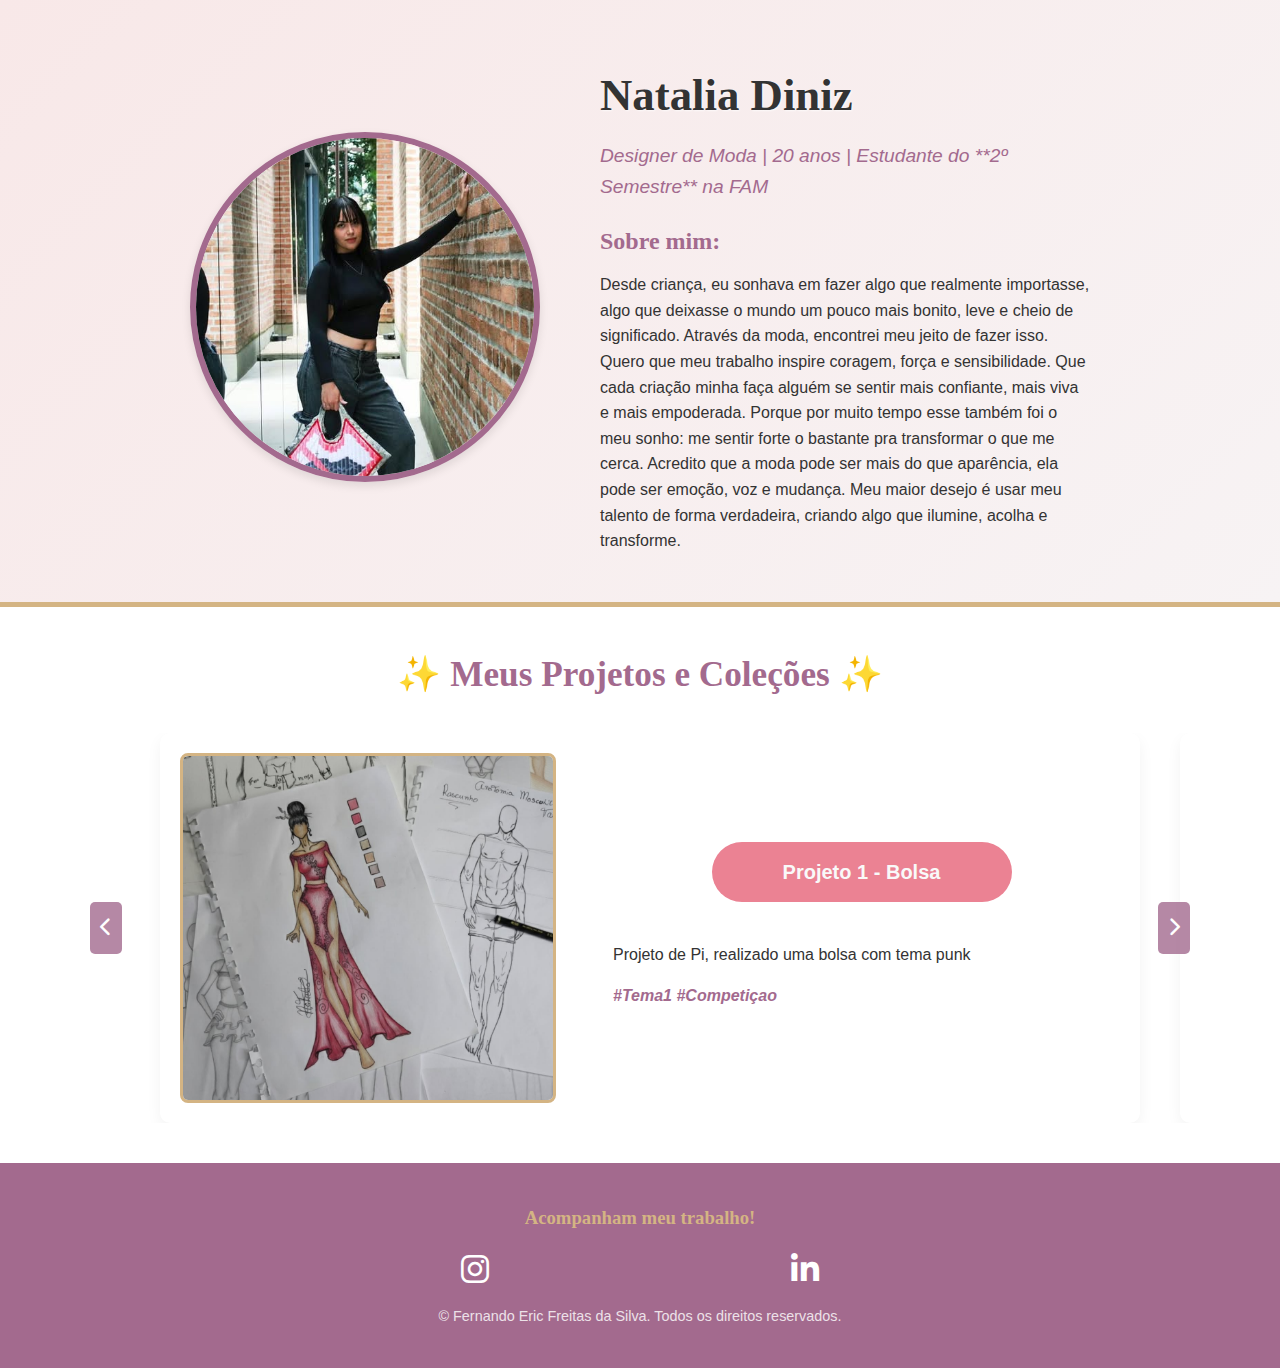
<file: index.html>
<!DOCTYPE html>
<html lang="pt-br">
<head>
    <meta charset="UTF-8">
    <meta name="viewport" content="width=device-width, initial-scale=1.0">
    <title>Portfólio de Moda - Natalia Lauane</title>
    <link rel="stylesheet" href="css/style.css">
    
    <link rel="stylesheet" href="https://cdnjs.cloudflare.com/ajax/libs/font-awesome/6.0.0-beta3/css/all.min.css">
</head>
<body>

    <header class="hero-section">
        <div class="hero-content">
            <div class="profile-image-container">
                <img src="fotos/fotovida.jpg" alt="Foto de Perfil de Natalia Lauane da Paiva" class="profile-image-round">
            </div>

            <div class="about-text">
                <h1>Natalia Diniz</h1>
                <p class="subtitle">Designer de Moda | 20 anos | Estudante do **2º Semestre** na FAM</p>
                <h2> Sobre mim: </h2>
                <p> Desde criança, eu sonhava em fazer algo que realmente importasse, algo que deixasse o mundo um pouco mais bonito, leve e cheio de significado.
                    Através da moda, encontrei meu jeito de fazer isso.
                    Quero que meu trabalho inspire coragem, força e sensibilidade.
                    Que cada criação minha faça alguém se sentir mais confiante, mais viva e mais empoderada.
                    Porque por muito tempo esse também foi o meu sonho: me sentir forte o bastante pra transformar o que me cerca.
                    Acredito que a moda pode ser mais do que aparência, ela pode ser emoção, voz e mudança.
                    Meu maior desejo é usar meu talento de forma verdadeira, criando algo que ilumine, acolha 
                    e transforme.</p>
                
                
        </div>
    </header>

    <section class="projects-carousel-section">
        <h2>✨ Meus Projetos e Coleções ✨</h2>
        <div class="carousel-container">
            <div class="carousel-track">
                
                <div class="carousel-item">
                    <img src="fotos/projeto1.jpg" alt="Título do Projeto 1">
                    <div class="project-details">
                        <a target="_blank" href="projeto_one.html">Projeto 1 - Bolsa </a>
                        <p>Projeto de Pi, realizado uma bolsa com tema punk </p>
                        <p class="keywords">#Tema1 #Competiçao</p>
                    </div>
                </div>

                <div class="carousel-item">
                    <img src="fotos/projeto2.jpg" alt="Título do Projeto 2">
                    <div class="project-details">
                        <h3>Projeto 2: Nome do Tema</h3>
                        <p>**colocar a descrição aqui**</p>
                        <p class="keywords">#Tema2 #Coleção</p>
                    </div>
                </div>

                <div class="carousel-item">
                    <img src="fotos/projeto3.jpg" alt="Título do Projeto 3">
                    <div class="project-details">
                        <h3>Projeto 3: Nome do Tema</h3>
                        <p>**colocar a descrição aqui**</p>
                        <p class="keywords">#Tema3 #Estamparia</p>
                    </div>
                </div>

                <div class="carousel-item">
                    <img src="fotos/projeto4.jpg" alt="Título do Projeto 4">
                    <div class="project-details">
                        <h3>Projeto 4: Nome do Tema</h3>
                        <p>**colocar a descrição aqui**</p>
                        <p class="keywords">#Tema4 #TCC</p>
                    </div>
                </div>

                <div class="carousel-item">
                    <img src="fotos/projeto5.jpg" alt="Título do Projeto 5">
                    <div class="project-details">
                        <h3>Projeto 5: Nome do Tema</h3>
                        <p>**colocar a descrição aqui**</p>
                        <p class="keywords">#Tema5 #Acessórios</p>
                    </div>
                </div>
                
            </div>
            <button class="carousel-button prev"><i class="fas fa-chevron-left"></i></button>
            <button class="carousel-button next"><i class="fas fa-chevron-right"></i></button>
        </div>
    </section>

    <footer class="contact-social-section">
        <h3>Acompanham meu trabalho!</h3>
        <div class="social-links">
            <a href="https://www.instagram.com/nl__atelie?utm_source=ig_web_button_share_sheet&igsh=ZDNlZDc0MzIxNw==" target="_blank" aria-label="Instagram">
                <i class="fab fa-instagram"></i>
            </a>
            <a href="#" target="_blank" aria-label="LinkedIn">
                <i class="fab fa-linkedin-in"></i>
            </a>
            
            
        </div>
        <p>&copy; Fernando Eric Freitas da Silva. Todos os direitos reservados.</p>
    </footer>

    <script src="script.js"></script>
</body>
</html>
</file>
<file: css/style.css>
/* style.css */

/* --- Variáveis de Cores e Tipografia --- */
:root {
    --primary-color: #A36A8E; /* Rosa Suave/Malva - Principal */
    --secondary-color: #F8E8E8; /* Rosa Claro/Pó - Fundo */
    --accent-color: #D4B483; /* Ouro Rosa/Bege Suave - Destaque */
    --text-color: #333333; /* Texto Principal Escuro */
    --light-text-color: #FFFFFF; /* Texto Claro */
    --font-heading: 'Georgia', serif; /* Fonte de título mais clássica */
    --font-body: 'Arial', sans-serif; /* Fonte de corpo limpa */
}



/* --- Reset Básico e Estilo Geral --- */
* {
    margin: 0;
    padding: 0;
    box-sizing: border-box;
}


a {
    font-size: 20px;
    text-decoration: none;
    color: rgb(249, 249, 249);
    font-weight: 600;
    display: table; 
    /* RESPONSIVIDADE AQUI */
    width: 90%;          /* Ocupa quase tudo em telas pequenas */
    max-width: 300px;    /* Mas não passa de 300px em telas grandes */
    margin: 10px auto 40px auto;
    background-color: rgb(235, 130, 147);
    padding: 15px 0;     /* Tiramos o padding lateral fixo e usamos 0 */
    text-align: center;
    line-height: 30px;
    border-radius: 36px;
}

a:hover{
    background-color: rgb(223, 0, 126);
}

body {
    font-family: var(--font-body);
    color: var(--text-color);
    background-color: var(--secondary-color);
    line-height: 1.6;
}

h1, h2, h3 {
    font-family: var(--font-heading);
    color: var(--primary-color);
    margin-bottom: 0.5em;
}

/* --- 1. Seção de Cabeçalho (Hero) --- */
.hero-section {
    background: linear-gradient(135deg, var(--secondary-color) 0%, #f7f3f4 100%);
    padding: 60px 5% 40px;
    text-align: center;
    border-bottom: 5px solid var(--accent-color);
}

.hero-content {
    display: flex;
    flex-direction: column;
    align-items: center;
    max-width: 900px;
    margin: 0 auto;
}

.profile-image-container {
    margin-bottom: 25px;
}

.profile-image-round {
    /* **FOTO DE PERFIL MAIOR (MANTIDA)** */
    width: 350px; 
    height: 350px;
    border-radius: 50%;
    object-fit: cover;
    border: 6px solid var(--primary-color);
    box-shadow: 0 4px 10px rgba(0, 0, 0, 0.1);
}

.about-text h1 {
    font-size: 2.8em;
    margin-bottom: 0.1em;
    color: var(--text-color); /* Nome em cor mais forte */
    /* **TEXT-SHADOW ADICIONADO AQUI** */
    text-shadow: 1px 1px 2px rgba(255, 255, 255, 0.7); 
}

.about-text .subtitle {
    font-size: 1.2em;
    color: var(--primary-color);
    margin-bottom: 1em;
    font-style: italic;
}

.about-text p {
    max-width: 600px;
    margin: 0.5em auto;
    font-size: 1em;
}

/* Responsividade do Hero */
@media (min-width: 768px) {
    .hero-content {
        flex-direction: row;
        text-align: left;
    }
    .profile-image-container {
        /* Margem ajustada para a foto maior */
        margin-right: 60px;
        margin-bottom: 0;
    }
    .about-text {
        flex-grow: 1;
    }
    .about-text p {
        margin-left: 0;
        margin-right: 0;
    }
}

/* --- 2. Seção de Projetos (Carrossel) --- */
.projects-carousel-section {
    padding: 40px 0;
    text-align: center;
    background-color: var(--light-text-color);
}

.projects-carousel-section h2 {
    font-size: 2.2em;
    margin-bottom: 30px;
}

.carousel-container {
    position: relative;
    max-width: 1100px;
    margin: 0 auto;
    overflow: hidden; /* Oculta os itens que não estão na tela */
    padding: 0 50px; /* Espaço para os botões */
}

.carousel-track {
    display: flex;
    /* 🎯 DESKTOP: Adiciona espaçamento entre os slides */
    gap: 40px; 
    transition: transform 0.5s ease-in-out; /* Transição suave do slide */
    /* 🚨 DESKTOP: Adiciona metade do gap como padding para compensar a centralização */
    padding-left: 20px;
}

.carousel-item {
    min-width: 100%; /* Cada item ocupa 100% da largura do contêiner */
    flex-shrink: 0; /* Impede que os itens encolham */
    display: flex;
    align-items: center;
    justify-content: center;
    background-color: #fff;
    border-radius: 10px;
    box-shadow: 0 6px 15px rgba(0, 0, 0, 0.05);
    overflow: hidden;
    text-align: left;
    margin: 0; 
    padding: 20px;
}

.carousel-item img {
    /* 🚨 MODIFICADO: Imagem ocupa 40% do item */
    width: 40%; 
    height: auto;
    /* 🚨 MODIFICADO: Altura máxima reduzida */
    max-height: 350px; 
    object-fit: cover;
    border-radius: 8px;
    margin-right: 5%; /* Espaço entre imagem e texto */
    border: 3px solid var(--accent-color);
}

.project-details {
    /* 🚨 MODIFICADO: Detalhes ocupam 55% do item */
    width: 55%; 
    padding: 10px;
}

.project-details h3 {
    font-size: 1.6em;
    color: var(--text-color);
    margin-top: 0;
}

.project-details p {
    margin-bottom: 1em;
}

.project-details .keywords {
    font-style: italic;
    color: var(--primary-color);
    font-weight: bold;
}

/* Botões do Carrossel */
.carousel-button {
    position: absolute;
    top: 50%;
    transform: translateY(-50%);
    background: rgba(163, 106, 142, 0.8);
    color: var(--light-text-color);
    border: none;
    padding: 15px 10px;
    cursor: pointer;
    z-index: 10;
    font-size: 1.2em;
    border-radius: 5px;
    transition: background-color 0.3s;
}

.carousel-button:hover {
    background: var(--primary-color);
}

.carousel-button.prev {
    left: 0;
}

.carousel-button.next {
    right: 0;
}

/* Responsividade do Carrossel */
@media (max-width: 767px) {
    .carousel-item {
        flex-direction: column; /* Empilha a imagem e a descrição */
        text-align: center;
        margin: 10px 0;
        padding: 15px;
        /* 🚨 CORREÇÃO CRÍTICA: Ocupa 100% da largura do contêiner do track */
        min-width: 100%; 
    }
    
    .carousel-track {
        /* 🚨 CORREÇÃO CRÍTICA: Zera o gap e padding-left no mobile para centralização perfeita */
        gap: 0; 
        padding-left: 0;
    }

    .carousel-item img {
        width: 100%;
        margin-right: 0;
        margin-bottom: 15px;
        /* Altura máxima reduzida no mobile */
        max-height: 250px;
        max-width: 100%;
    }

    .project-details {
        width: 100%;
        display: flex;
        flex-direction: column;
        align-items: center; 
    }

    .carousel-container {
        /* 🚨 CORREÇÃO: Remove o padding lateral para preencher a tela */
        padding: 0;
    }

    .carousel-button {
        padding: 10px 5px;
        font-size: 1em;
        top: auto;
        bottom: 0;
        transform: none;
    }
    /* Ajusta a posição para a borda 0 */
    .carousel-button.prev {
        left: 0;
    }
    /* Ajusta a posição para a borda 0 */
    .carousel-button.next {
        right: 0;
    }
}


/* --- 3. Rodapé (Contato e Social) --- */
.contact-social-section {
    background-color: var(--primary-color);
    color: var(--light-text-color);
    text-align: center;
    padding: 40px 20px;
}

.contact-social-section h3 {
    color: var(--accent-color);
    margin-bottom: 20px;
}

/* **ESTILO DOS ÍCONES ATUALIZADO** */
.social-links {
    display: flex;
    justify-content: center;
    gap: 30px; /* Espaço entre os ícones */
}

.social-links a {
    /* 1. REMOVE O FUNDO/TRAÇO */
    background: none; 
    border: none;
    padding: 0;
    margin: 0;
    display: inline-block;
    
    /* ESTILIZAÇÃO DO ÍCONE */
    color: var(--light-text-color);
    font-size: 2em;
    
    /* 2. PREPARA PARA O EFEITO HOVER */
    transition: transform 0.3s ease-out, color 0.3s ease-out;
}

.social-links a:hover {
    /* 3. EFEITO de "VIR PARA FRENTE" */
    transform: scale(1.2); 
    /* Cor de destaque ao passar o mouse */
    color: var(--accent-color);
}
/* **FIM DA ATUALIZAÇÃO DOS ÍCONES** */

.contact-social-section p {
    margin-top: 20px;
    font-size: 0.9em;
    opacity: 0.8;
}
</file>
